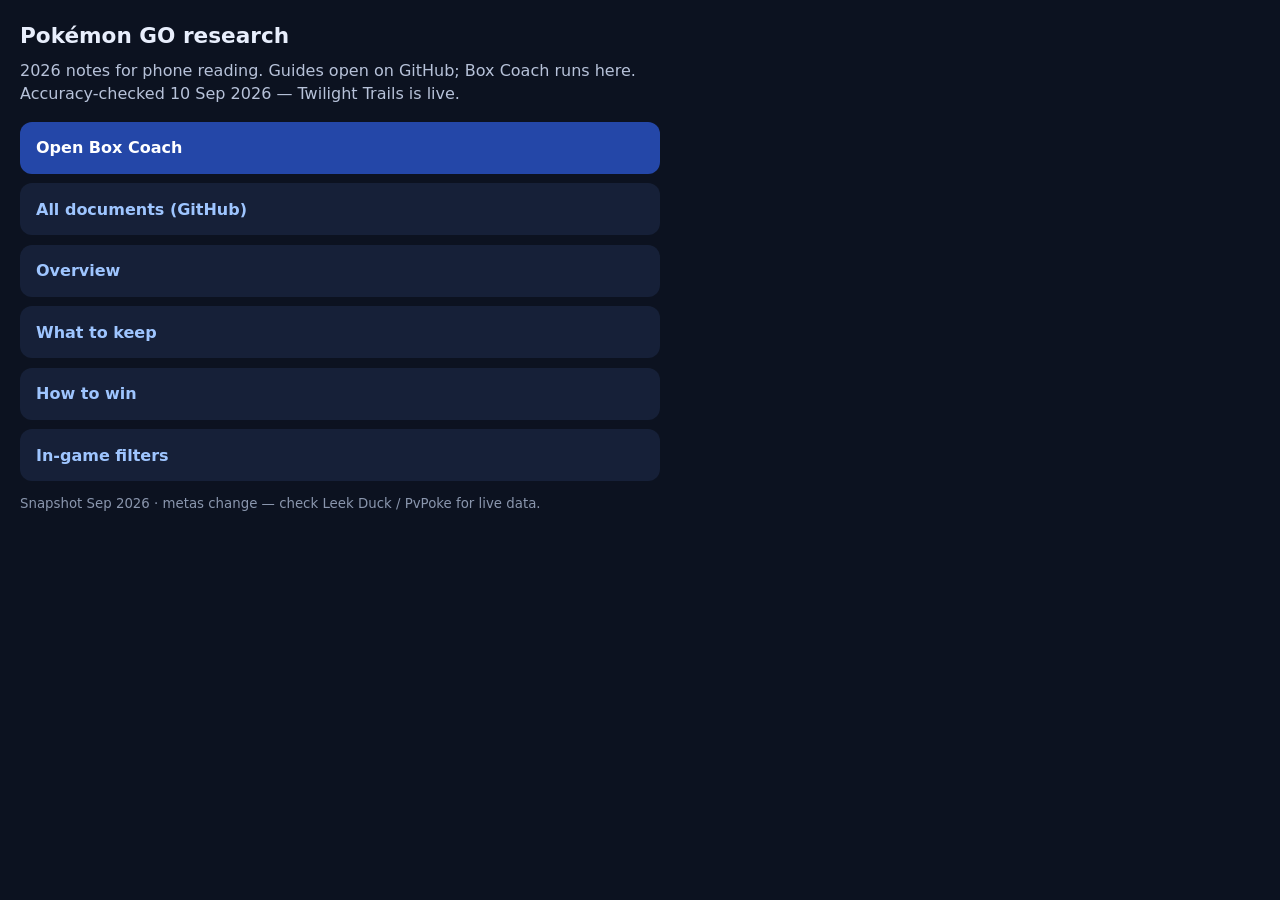
<file: index.html>
<!DOCTYPE html>
<html lang="en">
<head>
  <meta charset="utf-8" />
  <meta name="viewport" content="width=device-width, initial-scale=1" />
  <title>Pokémon GO research</title>
  <meta name="description" content="2026 Pokémon GO research notes and Box Coach companion" />
  <style>
    :root { color-scheme: dark; }
    body {
      margin: 0;
      font-family: ui-sans-serif, system-ui, -apple-system, Segoe UI, sans-serif;
      background: #0c1220;
      color: #e8eefc;
      line-height: 1.45;
      padding: 1.25rem;
      max-width: 40rem;
    }
    h1 { font-size: 1.35rem; margin: 0 0 0.5rem; }
    p { margin: 0 0 1rem; color: #b7c2d9; }
    a {
      display: block;
      padding: 0.9rem 1rem;
      margin: 0 0 0.6rem;
      border-radius: 12px;
      background: #162038;
      color: #9ec5ff;
      text-decoration: none;
      font-weight: 600;
    }
    a.primary { background: #2447a8; color: #fff; }
    a:hover { filter: brightness(1.08); }
    small { color: #8a96ad; }
  </style>
</head>
<body>
  <h1>Pokémon GO research</h1>
  <p>2026 notes for phone reading. Guides open on GitHub; Box Coach runs here. Accuracy-checked 10 Sep 2026 — Twilight Trails is live.</p>
  <a class="primary" href="./companion/">Open Box Coach</a>
  <a href="https://github.com/madramdesign/pokemon-go-research#documents">All documents (GitHub)</a>
  <a href="https://github.com/madramdesign/pokemon-go-research/blob/main/pokemon-go-overview.md">Overview</a>
  <a href="https://github.com/madramdesign/pokemon-go-research/blob/main/what-pokemon-to-keep.md">What to keep</a>
  <a href="https://github.com/madramdesign/pokemon-go-research/blob/main/how-to-win-competitive.md">How to win</a>
  <a href="https://github.com/madramdesign/pokemon-go-research/blob/main/in-game-filters.md">In-game filters</a>
  <p><small>Snapshot Sep 2026 · metas change — check Leek Duck / PvPoke for live data.</small></p>
</body>
</html>
</file>
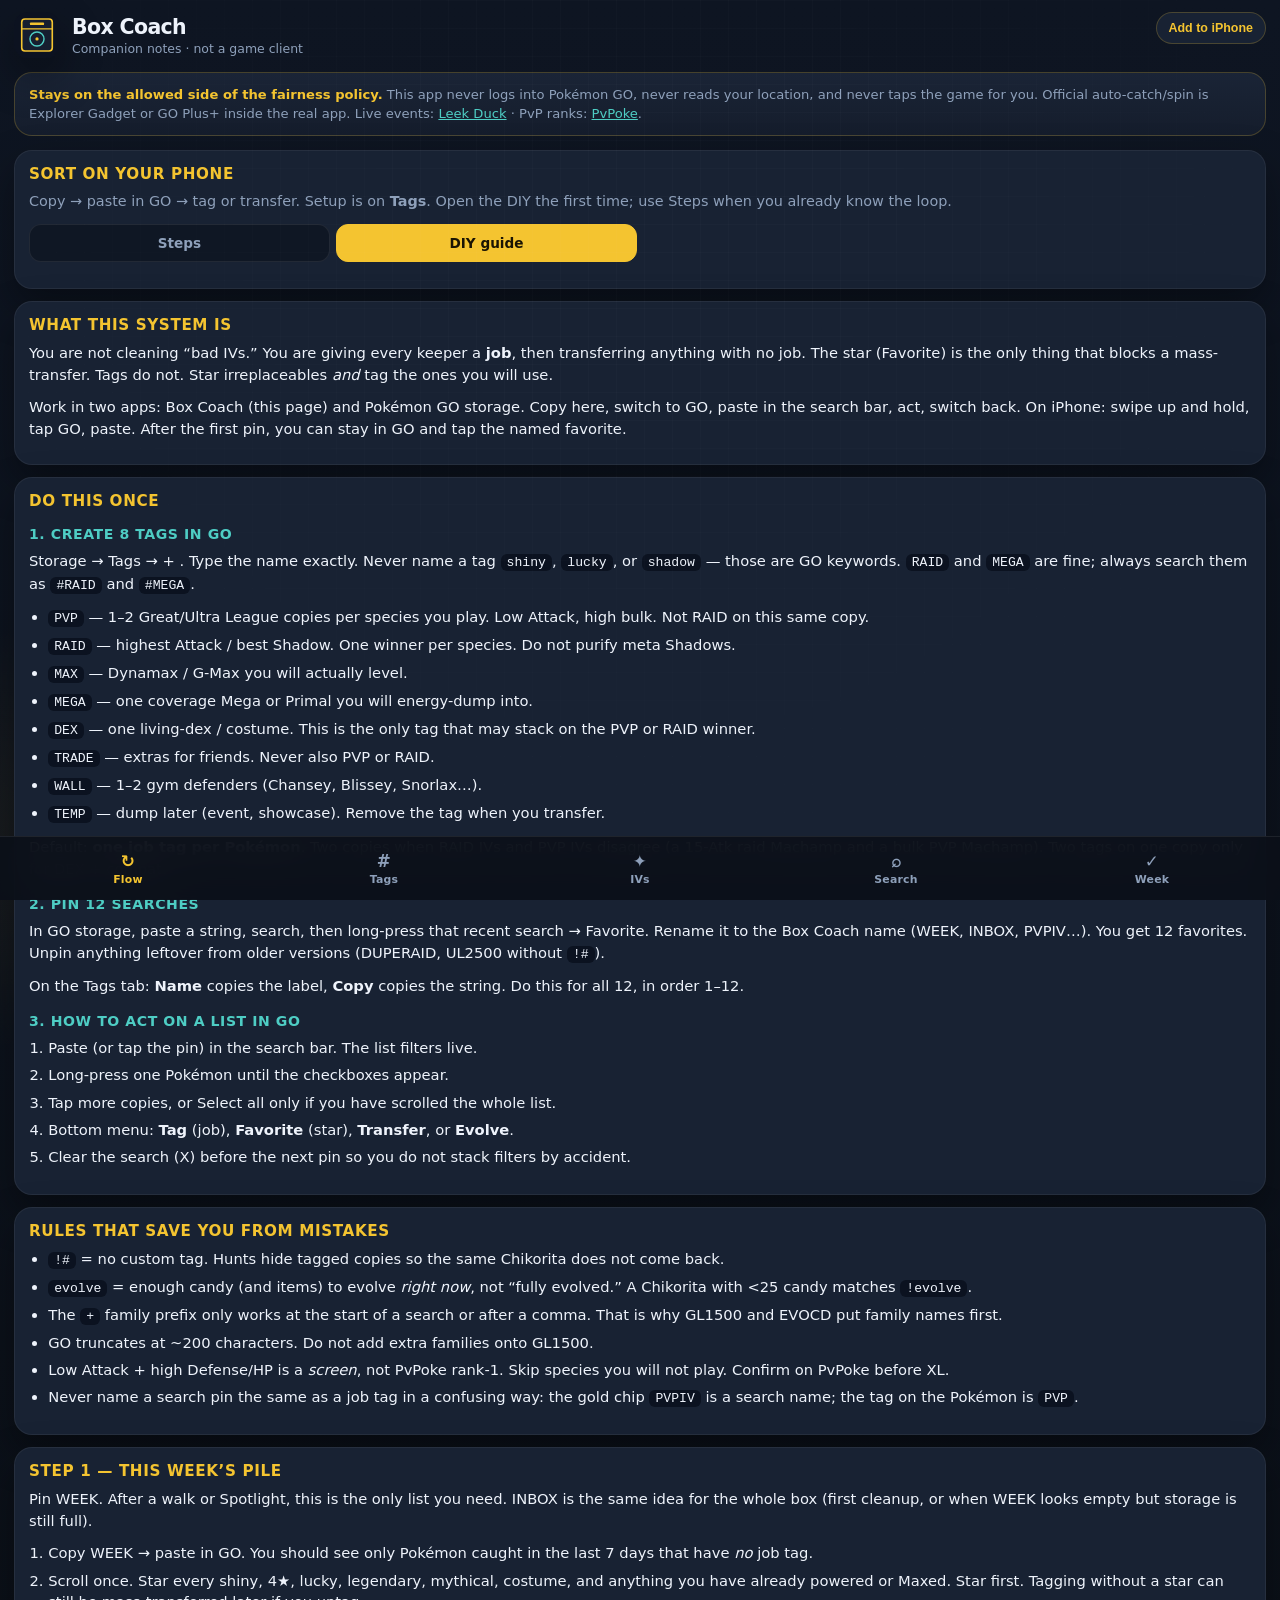
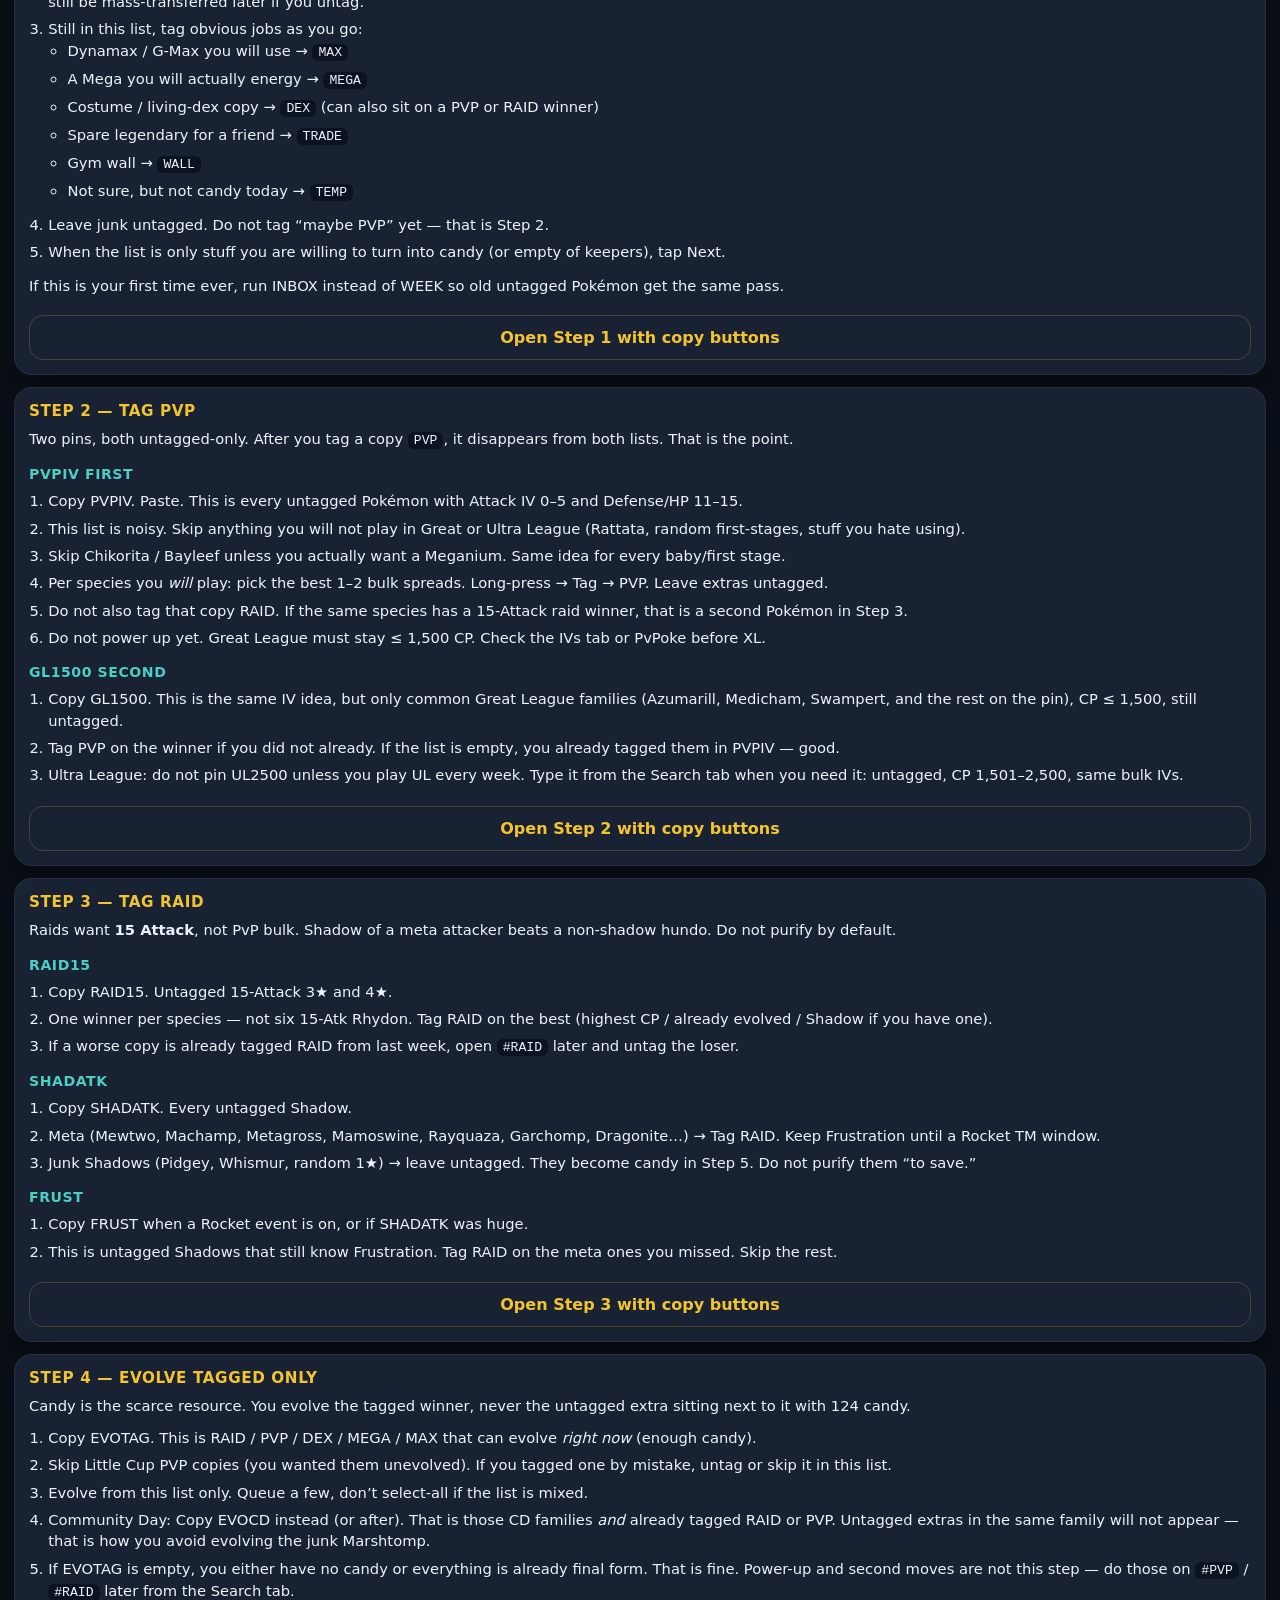
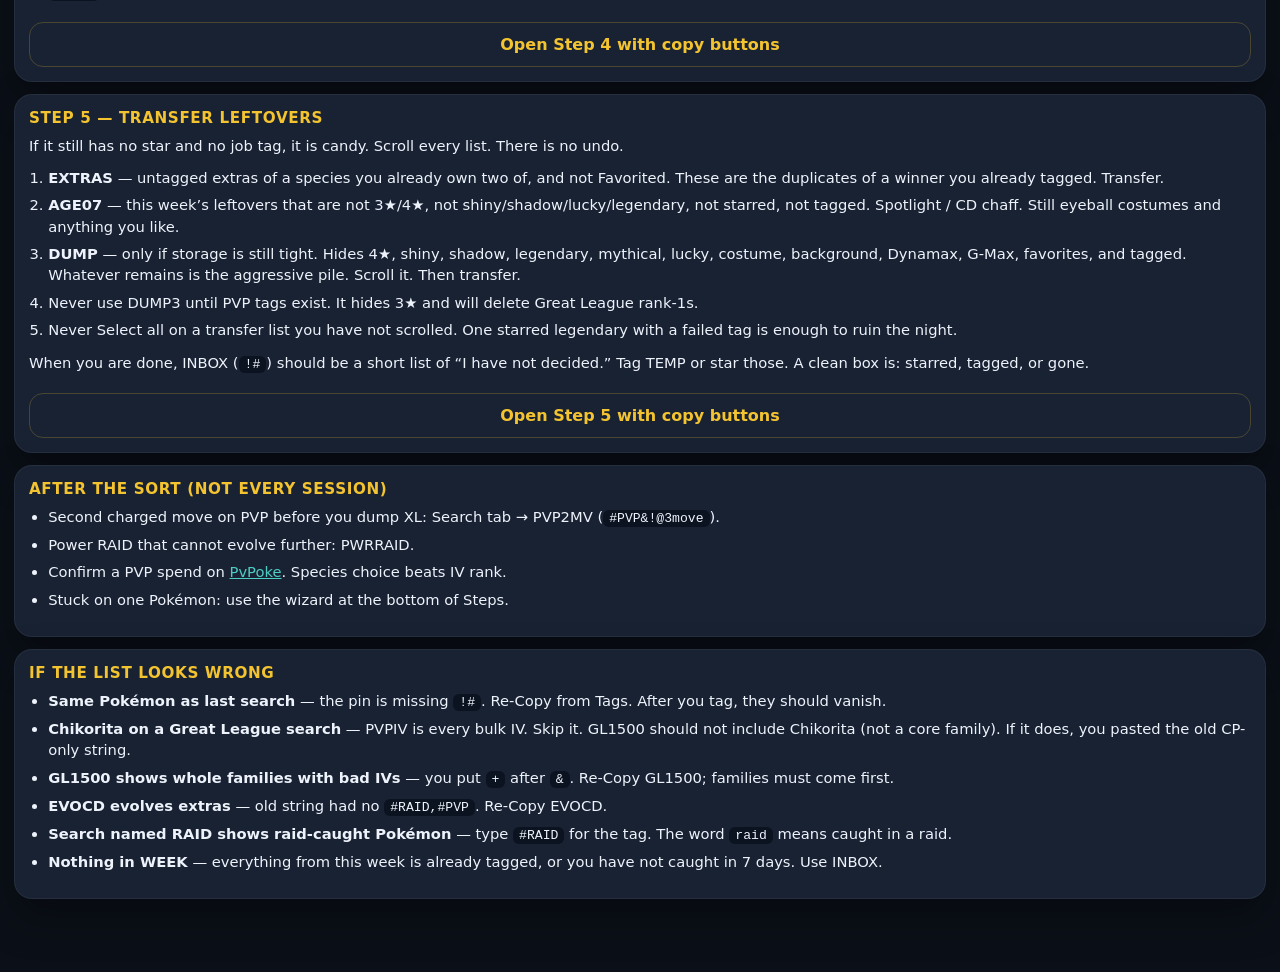
<file: companion/index.html>
<!DOCTYPE html>
<html lang="en">
<head>
  <meta charset="UTF-8" />
  <meta name="viewport" content="width=device-width, initial-scale=1, viewport-fit=cover" />
  <meta name="apple-mobile-web-app-capable" content="yes" />
  <meta name="apple-mobile-web-app-status-bar-style" content="black-translucent" />
  <meta name="theme-color" content="#0b1018" />
  <meta name="description" content="Unofficial Pokémon GO companion: keep/transfer, IVs, search strings. No login, no GPS, no automation." />
  <title>Box Coach</title>
  <link rel="manifest" href="manifest.webmanifest" />
  <link rel="apple-touch-icon" href="icon.svg" />
  <link rel="icon" href="icon.svg" />
  <link rel="stylesheet" href="css/app.css" />
</head>
<body>
  <header class="app-header">
    <div class="brand">
      <img src="icon.svg" alt="" />
      <div>
        <h1>Box Coach</h1>
        <p>Companion notes · not a game client</p>
      </div>
    </div>
    <button class="install-btn" id="installBtn" type="button" hidden>Add to iPhone</button>
  </header>

  <div class="notice">
    <strong>Stays on the allowed side of the fairness policy.</strong>
    This app never logs into Pokémon GO, never reads your location, and never taps the game for you.
    Official auto-catch/spin is Explorer Gadget or GO Plus+ inside the real app.
    Live events: <a href="https://leekduck.com/" style="color:#4ecdc4">Leek Duck</a> ·
    PvP ranks: <a href="https://pvpoke.com/" style="color:#4ecdc4">PvPoke</a>.
  </div>

  <main>
    <section id="panel-flow" class="panel active" data-panel="flow">
      <div class="card flow-top">
        <h2>Sort on your phone</h2>
        <p class="lede">Copy → paste in GO → tag or transfer. Setup is on <strong>Tags</strong>. Open the DIY the first time; use Steps when you already know the loop.</p>
        <div class="filter-switch" role="tablist" aria-label="Flow view">
          <button type="button" data-flow-view="steps">Steps</button>
          <button type="button" class="on" data-flow-view="diy">DIY guide</button>
        </div>
        <div id="flowChrome" class="hidden">
          <div class="flow-dots" id="flowDots"></div>
          <div class="flow-meta" id="flowMeta"></div>
        </div>
      </div>

      <div id="diyGuide" class="diy">
        <article class="card">
          <h2>What this system is</h2>
          <p class="lede">You are not cleaning “bad IVs.” You are giving every keeper a <strong>job</strong>, then transferring anything with no job. The star (Favorite) is the only thing that blocks a mass-transfer. Tags do not. Star irreplaceables <em>and</em> tag the ones you will use.</p>
          <p>Work in two apps: Box Coach (this page) and Pokémon GO storage. Copy here, switch to GO, paste in the search bar, act, switch back. On iPhone: swipe up and hold, tap GO, paste. After the first pin, you can stay in GO and tap the named favorite.</p>
        </article>

        <article class="card">
          <h2>Do this once</h2>
          <h3>1. Create 8 tags in GO</h3>
          <p>Storage → Tags → + . Type the name exactly. Never name a tag <code>shiny</code>, <code>lucky</code>, or <code>shadow</code> — those are GO keywords. <code>RAID</code> and <code>MEGA</code> are fine; always search them as <code>#RAID</code> and <code>#MEGA</code>.</p>
          <ul>
            <li><code>PVP</code> — 1–2 Great/Ultra League copies per species you play. Low Attack, high bulk. Not RAID on this same copy.</li>
            <li><code>RAID</code> — highest Attack / best Shadow. One winner per species. Do not purify meta Shadows.</li>
            <li><code>MAX</code> — Dynamax / G-Max you will actually level.</li>
            <li><code>MEGA</code> — one coverage Mega or Primal you will energy-dump into.</li>
            <li><code>DEX</code> — one living-dex / costume. This is the only tag that may stack on the PVP or RAID winner.</li>
            <li><code>TRADE</code> — extras for friends. Never also PVP or RAID.</li>
            <li><code>WALL</code> — 1–2 gym defenders (Chansey, Blissey, Snorlax…).</li>
            <li><code>TEMP</code> — dump later (event, showcase). Remove the tag when you transfer.</li>
          </ul>
          <p>Default: <strong>one job tag per Pokémon</strong>. Two copies when RAID IVs and PVP IVs disagree (a 15-Atk raid Machamp and a bulk PVP Machamp). Two tags on one copy only for DEX + combat.</p>
          <h3>2. Pin 12 searches</h3>
          <p>In GO storage, paste a string, search, then long-press that recent search → Favorite. Rename it to the Box Coach name (WEEK, INBOX, PVPIV…). You get 12 favorites. Unpin anything leftover from older versions (DUPERAID, UL2500 without <code>!#</code>).</p>
          <p>On the Tags tab: <strong>Name</strong> copies the label, <strong>Copy</strong> copies the string. Do this for all 12, in order 1–12.</p>
          <h3>3. How to act on a list in GO</h3>
          <ol>
            <li>Paste (or tap the pin) in the search bar. The list filters live.</li>
            <li>Long-press one Pokémon until the checkboxes appear.</li>
            <li>Tap more copies, or Select all only if you have scrolled the whole list.</li>
            <li>Bottom menu: <strong>Tag</strong> (job), <strong>Favorite</strong> (star), <strong>Transfer</strong>, or <strong>Evolve</strong>.</li>
            <li>Clear the search (X) before the next pin so you do not stack filters by accident.</li>
          </ol>
        </article>

        <article class="card">
          <h2>Rules that save you from mistakes</h2>
          <ul>
            <li><code>!#</code> = no custom tag. Hunts hide tagged copies so the same Chikorita does not come back.</li>
            <li><code>evolve</code> = enough candy (and items) to evolve <em>right now</em>, not “fully evolved.” A Chikorita with &lt;25 candy matches <code>!evolve</code>.</li>
            <li>The <code>+</code> family prefix only works at the start of a search or after a comma. That is why GL1500 and EVOCD put family names first.</li>
            <li>GO truncates at ~200 characters. Do not add extra families onto GL1500.</li>
            <li>Low Attack + high Defense/HP is a <em>screen</em>, not PvPoke rank-1. Skip species you will not play. Confirm on PvPoke before XL.</li>
            <li>Never name a search pin the same as a job tag in a confusing way: the gold chip <code>PVPIV</code> is a search name; the tag on the Pokémon is <code>PVP</code>.</li>
          </ul>
        </article>

        <article class="card">
          <h2>Step 1 — This week’s pile</h2>
          <p class="lede">Pin WEEK. After a walk or Spotlight, this is the only list you need. INBOX is the same idea for the whole box (first cleanup, or when WEEK looks empty but storage is still full).</p>
          <ol>
            <li>Copy WEEK → paste in GO. You should see only Pokémon caught in the last 7 days that have <em>no</em> job tag.</li>
            <li>Scroll once. Star every shiny, 4★, lucky, legendary, mythical, costume, and anything you have already powered or Maxed. Star first. Tagging without a star can still be mass-transferred later if you untag.</li>
            <li>Still in this list, tag obvious jobs as you go:
              <ul>
                <li>Dynamax / G-Max you will use → <code>MAX</code></li>
                <li>A Mega you will actually energy → <code>MEGA</code></li>
                <li>Costume / living-dex copy → <code>DEX</code> (can also sit on a PVP or RAID winner)</li>
                <li>Spare legendary for a friend → <code>TRADE</code></li>
                <li>Gym wall → <code>WALL</code></li>
                <li>Not sure, but not candy today → <code>TEMP</code></li>
              </ul>
            </li>
            <li>Leave junk untagged. Do not tag “maybe PVP” yet — that is Step 2.</li>
            <li>When the list is only stuff you are willing to turn into candy (or empty of keepers), tap Next.</li>
          </ol>
          <p>If this is your first time ever, run INBOX instead of WEEK so old untagged Pokémon get the same pass.</p>
          <button type="button" class="ghost diy-jump" data-diy-goto="0">Open Step 1 with copy buttons</button>
        </article>

        <article class="card">
          <h2>Step 2 — Tag PVP</h2>
          <p class="lede">Two pins, both untagged-only. After you tag a copy <code>PVP</code>, it disappears from both lists. That is the point.</p>
          <h3>PVPIV first</h3>
          <ol>
            <li>Copy PVPIV. Paste. This is every untagged Pokémon with Attack IV 0–5 and Defense/HP 11–15.</li>
            <li>This list is noisy. Skip anything you will not play in Great or Ultra League (Rattata, random first-stages, stuff you hate using).</li>
            <li>Skip Chikorita / Bayleef unless you actually want a Meganium. Same idea for every baby/first stage.</li>
            <li>Per species you <em>will</em> play: pick the best 1–2 bulk spreads. Long-press → Tag → PVP. Leave extras untagged.</li>
            <li>Do not also tag that copy RAID. If the same species has a 15-Attack raid winner, that is a second Pokémon in Step 3.</li>
            <li>Do not power up yet. Great League must stay ≤ 1,500 CP. Check the IVs tab or PvPoke before XL.</li>
          </ol>
          <h3>GL1500 second</h3>
          <ol>
            <li>Copy GL1500. This is the same IV idea, but only common Great League families (Azumarill, Medicham, Swampert, and the rest on the pin), CP ≤ 1,500, still untagged.</li>
            <li>Tag PVP on the winner if you did not already. If the list is empty, you already tagged them in PVPIV — good.</li>
            <li>Ultra League: do not pin UL2500 unless you play UL every week. Type it from the Search tab when you need it: untagged, CP 1,501–2,500, same bulk IVs.</li>
          </ol>
          <button type="button" class="ghost diy-jump" data-diy-goto="1">Open Step 2 with copy buttons</button>
        </article>

        <article class="card">
          <h2>Step 3 — Tag RAID</h2>
          <p class="lede">Raids want <strong>15 Attack</strong>, not PvP bulk. Shadow of a meta attacker beats a non-shadow hundo. Do not purify by default.</p>
          <h3>RAID15</h3>
          <ol>
            <li>Copy RAID15. Untagged 15-Attack 3★ and 4★.</li>
            <li>One winner per species — not six 15-Atk Rhydon. Tag RAID on the best (highest CP / already evolved / Shadow if you have one).</li>
            <li>If a worse copy is already tagged RAID from last week, open <code>#RAID</code> later and untag the loser.</li>
          </ol>
          <h3>SHADATK</h3>
          <ol>
            <li>Copy SHADATK. Every untagged Shadow.</li>
            <li>Meta (Mewtwo, Machamp, Metagross, Mamoswine, Rayquaza, Garchomp, Dragonite…) → Tag RAID. Keep Frustration until a Rocket TM window.</li>
            <li>Junk Shadows (Pidgey, Whismur, random 1★) → leave untagged. They become candy in Step 5. Do not purify them “to save.”</li>
          </ol>
          <h3>FRUST</h3>
          <ol>
            <li>Copy FRUST when a Rocket event is on, or if SHADATK was huge.</li>
            <li>This is untagged Shadows that still know Frustration. Tag RAID on the meta ones you missed. Skip the rest.</li>
          </ol>
          <button type="button" class="ghost diy-jump" data-diy-goto="2">Open Step 3 with copy buttons</button>
        </article>

        <article class="card">
          <h2>Step 4 — Evolve tagged only</h2>
          <p class="lede">Candy is the scarce resource. You evolve the tagged winner, never the untagged extra sitting next to it with 124 candy.</p>
          <ol>
            <li>Copy EVOTAG. This is RAID / PVP / DEX / MEGA / MAX that can evolve <em>right now</em> (enough candy).</li>
            <li>Skip Little Cup PVP copies (you wanted them unevolved). If you tagged one by mistake, untag or skip it in this list.</li>
            <li>Evolve from this list only. Queue a few, don’t select-all if the list is mixed.</li>
            <li>Community Day: Copy EVOCD instead (or after). That is those CD families <em>and</em> already tagged RAID or PVP. Untagged extras in the same family will not appear — that is how you avoid evolving the junk Marshtomp.</li>
            <li>If EVOTAG is empty, you either have no candy or everything is already final form. That is fine. Power-up and second moves are not this step — do those on <code>#PVP</code> / <code>#RAID</code> later from the Search tab.</li>
          </ol>
          <button type="button" class="ghost diy-jump" data-diy-goto="3">Open Step 4 with copy buttons</button>
        </article>

        <article class="card">
          <h2>Step 5 — Transfer leftovers</h2>
          <p class="lede">If it still has no star and no job tag, it is candy. Scroll every list. There is no undo.</p>
          <ol>
            <li><strong>EXTRAS</strong> — untagged extras of a species you already own two of, and not Favorited. These are the duplicates of a winner you already tagged. Transfer.</li>
            <li><strong>AGE07</strong> — this week’s leftovers that are not 3★/4★, not shiny/shadow/lucky/legendary, not starred, not tagged. Spotlight / CD chaff. Still eyeball costumes and anything you like.</li>
            <li><strong>DUMP</strong> — only if storage is still tight. Hides 4★, shiny, shadow, legendary, mythical, lucky, costume, background, Dynamax, G-Max, favorites, and tagged. Whatever remains is the aggressive pile. Scroll it. Then transfer.</li>
            <li>Never use DUMP3 until PVP tags exist. It hides 3★ and will delete Great League rank-1s.</li>
            <li>Never Select all on a transfer list you have not scrolled. One starred legendary with a failed tag is enough to ruin the night.</li>
          </ol>
          <p>When you are done, INBOX (<code>!#</code>) should be a short list of “I have not decided.” Tag TEMP or star those. A clean box is: starred, tagged, or gone.</p>
          <button type="button" class="ghost diy-jump" data-diy-goto="4">Open Step 5 with copy buttons</button>
        </article>

        <article class="card">
          <h2>After the sort (not every session)</h2>
          <ul>
            <li>Second charged move on PVP before you dump XL: Search tab → PVP2MV (<code>#PVP&amp;!@3move</code>).</li>
            <li>Power RAID that cannot evolve further: PWRRAID.</li>
            <li>Confirm a PVP spend on <a href="https://pvpoke.com/" style="color:#4ecdc4">PvPoke</a>. Species choice beats IV rank.</li>
            <li>Stuck on one Pokémon: use the wizard at the bottom of Steps.</li>
          </ul>
        </article>

        <article class="card">
          <h2>If the list looks wrong</h2>
          <ul>
            <li><strong>Same Pokémon as last search</strong> — the pin is missing <code>!#</code>. Re-Copy from Tags. After you tag, they should vanish.</li>
            <li><strong>Chikorita on a Great League search</strong> — PVPIV is every bulk IV. Skip it. GL1500 should not include Chikorita (not a core family). If it does, you pasted the old CP-only string.</li>
            <li><strong>GL1500 shows whole families with bad IVs</strong> — you put <code>+</code> after <code>&amp;</code>. Re-Copy GL1500; families must come first.</li>
            <li><strong>EVOCD evolves extras</strong> — old string had no <code>#RAID,#PVP</code>. Re-Copy EVOCD.</li>
            <li><strong>Search named RAID shows raid-caught Pokémon</strong> — type <code>#RAID</code> for the tag. The word <code>raid</code> means caught in a raid.</li>
            <li><strong>Nothing in WEEK</strong> — everything from this week is already tagged, or you have not caught in 7 days. Use INBOX.</li>
          </ul>
        </article>
      </div>

      <div id="flowStep" class="hidden"></div>
      <div class="flow-nav hidden" id="flowNav">
        <button type="button" class="ghost" id="flowBack">Back</button>
        <button type="button" class="primary" id="flowNext" style="width:auto;flex:1">Next</button>
      </div>
      <div class="card hidden" id="wizCard">
        <h2>Stuck on one Pokémon?</h2>
        <p class="lede">Only if the list is mixed.</p>
        <div class="progress"><i id="wizBar"></i></div>
        <div id="wizStep"></div>
      </div>
    </section>

    <section id="panel-tags" class="panel" data-panel="tags">
      <div class="card">
        <h2>Create these 8 tags</h2>
        <p class="lede">Storage → Tags → Add. Never name a tag shiny, lucky, or shadow. RAID / MEGA: always search #RAID and #MEGA.</p>
        <div id="jobTags"></div>
      </div>
      <div class="card">
        <h2>Favorite these 12 searches</h2>
        <p class="lede">Long-press a recent search in GO to pin. Name copies the label; Copy pastes the string. Under 200 characters. Re-pin if you still have the old strings.</p>
        <div id="pinSearches"></div>
      </div>
    </section>


    <section id="panel-ivs" class="panel" data-panel="ivs">
      <div class="card">
        <h2>IV &amp; league CP</h2>
        <p class="lede">Type the appraisal IVs from the official app. Rank is stat-product at the CP cap — confirm on PvPoke before you spend XL.</p>
        <label for="species">Species</label>
        <input id="species" type="search" placeholder="Azumarill, Shadow Mewtwo, Tinkaton…" autocomplete="off" />
        <div id="suggest" class="suggest hidden"></div>
        <div class="iv-grid" style="margin-top:10px">
          <div class="iv-box"><label for="ivA">Attack</label><input id="ivA" type="number" min="0" max="15" value="15" /></div>
          <div class="iv-box"><label for="ivD">Defense</label><input id="ivD" type="number" min="0" max="15" value="15" /></div>
          <div class="iv-box"><label for="ivS">HP</label><input id="ivS" type="number" min="0" max="15" value="15" /></div>
        </div>
        <div id="ivOut" style="margin-top:12px"></div>
      </div>
      <div class="card">
        <h2>IV floors (source)</h2>
        <p class="lede">Wild 0 · weather 4 · raids/eggs/research 10 · shadow raids 6 · lucky 12 · purify +2 and level 25. A 10/10/10 legendary is never Great League rank 1 on a species that wants 0 Attack.</p>
      </div>
    </section>

    <section id="panel-search" class="panel" data-panel="search">
      <div class="card">
        <h2>Paste into storage search</h2>
        <div class="filter-switch" role="tablist" aria-label="Search type">
          <button type="button" class="on" data-filter-tab="pins">12 pins</button>
          <button type="button" data-filter-tab="tag">Tag</button>
          <button type="button" data-filter-tab="transfer">Transfer</button>
          <button type="button" data-filter-tab="evolve">Evolve</button>
        </div>
        <p class="lede" id="filterHint"></p>
        <div id="filters"></div>
      </div>
    </section>

    <section id="panel-types" class="panel" data-panel="types">
      <div class="card">
        <h2>Type matchup</h2>
        <p class="lede">Pick the defender’s types (one or two). Super-effective is what you want on a raid team.</p>
        <div id="typePicks" class="type-picks"></div>
        <div id="typeOut" style="margin-top:12px"></div>
      </div>
      <div class="card">
        <h2>Weather boosts</h2>
        <div id="weather"></div>
      </div>
    </section>

    <section id="panel-week" class="panel" data-panel="week">
      <div class="card">
        <h2>This week (10 Sep 2026)</h2>
        <p class="lede">Twilight Trails is live through 1 Dec. GBL 8–15 Sep: Mega Editions + 4× win Stardust. Community Day Classic 12 Sep. Recheck <a href="https://leekduck.com/" style="color:#4ecdc4">Leek Duck</a> before you leave the house.</p>
        <div class="check"><input type="checkbox" /><span>Daily gifts + Field Research + Adventure Incense (while walking)</span></div>
        <div class="check"><input type="checkbox" /><span>Spin a gym for the free pass — spend it on a raid you care about</span></div>
        <div class="check"><input type="checkbox" /><span>Buddy hearts (feed, snapshot, play, walk)</span></div>
        <div class="check"><input type="checkbox" /><span>5 GBL sets if you are climbing (10 on Battle Thursday)</span></div>
        <div class="check"><input type="checkbox" /><span>50 km Adventure Sync by Monday</span></div>
      </div>
      <div class="card">
        <h2>Official ways to play with the phone in your pocket</h2>
        <p class="lede">If you wanted automation, use what the publisher ships: <strong>Explorer Gadget</strong> (level 20+, Poké Balls only, daily caps, cannot run with Plus+) or <strong>Pokémon GO Plus+</strong>. Those stay inside the official app. Third-party clickers, GPS joysticks, and modified clients are how accounts get the three-strike ban.</p>
      </div>
      <div class="card">
        <h2>Competitive habits</h2>
        <p class="lede">Play the event calendar. Finish one Great League team (two charged moves) before you dump Stardust into random 3-stars. Shadows: do not purify meta attackers. Species choice beats IV rank.</p>
      </div>
      <div class="card">
        <h2>Live tools (external)</h2>
        <div class="links">
          <a href="https://leekduck.com/" target="_blank" rel="noopener">Leek Duck — events, bosses, research</a>
          <a href="https://pvpoke.com/" target="_blank" rel="noopener">PvPoke — rankings and team builder</a>
          <a href="https://www.pokebattler.com/" target="_blank" rel="noopener">Pokebattler — raid estimator</a>
          <a href="https://niantic.helpshift.com/hc/en/34-campfire/" target="_blank" rel="noopener">Campfire — official raid groups</a>
        </div>
      </div>
    </section>
  </main>

  <nav class="tabs" aria-label="Sections">
    <button type="button" class="on" data-tab="flow"><small>↻</small>Flow</button>
    <button type="button" data-tab="tags"><small>#</small>Tags</button>
    <button type="button" data-tab="ivs"><small>✦</small>IVs</button>
    <button type="button" data-tab="search"><small>⌕</small>Search</button>
    <button type="button" data-tab="week"><small>✓</small>Week</button>
  </nav>

  <div id="installSheet" class="sheet hidden">
    <div class="inner">
      <h3>Put this on your Home Screen</h3>
      <p class="lede">Safari on iPhone — this is a web app, not an App Store binary (those need an Apple developer account).</p>
      <ol>
        <li>Tap the Share button.</li>
        <li>Scroll to <strong>Add to Home Screen</strong>.</li>
        <li>Open Box Coach from the icon. It runs full-screen, offline after the first load.</li>
      </ol>
      <button class="primary" type="button" id="closeSheet" style="margin-top:14px">Got it</button>
    </div>
  </div>

  <script src="js/app.js" type="module"></script>
</body>
</html>
</file>
<file: companion/css/app.css>
:root {
  --bg: #0b1018;
  --bg-2: #121a27;
  --card: #182233;
  --card-2: #1e2b40;
  --line: rgba(244, 196, 48, 0.22);
  --gold: #f4c430;
  --gold-dim: #c9a227;
  --teal: #4ecdc4;
  --mint: #3ddc97;
  --rose: #ff6b7a;
  --ink: #eef3fb;
  --muted: #8ea0ba;
  --shadow: 0 18px 40px rgba(0, 0, 0, 0.35);
  --radius: 18px;
  --tab: 64px;
  --safe-top: env(safe-area-inset-top, 0px);
  --safe-bot: env(safe-area-inset-bottom, 0px);
}

* { box-sizing: border-box; }
html, body { margin: 0; min-height: 100%; }
html { background: var(--bg); }
body {
  font-family: "SF Pro Display", "Segoe UI", system-ui, sans-serif;
  color: var(--ink);
  background:
    radial-gradient(1200px 600px at 80% -10%, rgba(78, 205, 196, 0.08), transparent 50%),
    radial-gradient(900px 500px at -10% 20%, rgba(244, 196, 48, 0.07), transparent 45%),
    linear-gradient(180deg, #0e1522 0%, var(--bg) 40%);
  padding: calc(12px + var(--safe-top)) 14px calc(var(--tab) + 18px + var(--safe-bot));
}

body::before {
  content: "";
  position: fixed;
  inset: 0;
  pointer-events: none;
  background-image: linear-gradient(rgba(255,255,255,0.015) 1px, transparent 1px),
    linear-gradient(90deg, rgba(255,255,255,0.015) 1px, transparent 1px);
  background-size: 28px 28px;
  mask-image: radial-gradient(circle at 50% 20%, #000 20%, transparent 80%);
}

.app-header {
  position: relative;
  display: flex;
  align-items: flex-start;
  justify-content: space-between;
  gap: 12px;
  margin-bottom: 14px;
}
.brand {
  display: flex;
  gap: 12px;
  align-items: center;
}
.brand img {
  width: 46px;
  height: 46px;
  border-radius: 14px;
  box-shadow: var(--shadow);
}
.brand h1 {
  margin: 0;
  font-size: 1.28rem;
  letter-spacing: -0.03em;
}
.brand p {
  margin: 2px 0 0;
  color: var(--muted);
  font-size: 0.78rem;
}
.install-btn {
  border: 1px solid var(--line);
  background: var(--card);
  color: var(--gold);
  border-radius: 999px;
  padding: 8px 12px;
  font-weight: 650;
  font-size: 0.78rem;
}
.install-btn[hidden] { display: none; }

.notice {
  background: linear-gradient(180deg, #1a2436, #151d2c);
  border: 1px solid var(--line);
  border-radius: var(--radius);
  padding: 12px 14px;
  margin-bottom: 14px;
  color: var(--muted);
  font-size: 0.82rem;
  line-height: 1.45;
}
.notice strong { color: var(--gold); }

.panel { display: none; }
.panel.active { display: block; animation: rise 0.22s ease; }
@keyframes rise {
  from { opacity: 0; transform: translateY(8px); }
  to { opacity: 1; transform: none; }
}

.card {
  background: var(--card);
  border: 1px solid rgba(255,255,255,0.06);
  border-radius: var(--radius);
  padding: 14px;
  margin-bottom: 12px;
  box-shadow: var(--shadow);
}
.card h2, .card h3 {
  margin: 0 0 8px;
  font-size: 0.95rem;
  letter-spacing: 0.04em;
  text-transform: uppercase;
  color: var(--gold);
}
.lede { margin: 0 0 12px; color: var(--muted); font-size: 0.9rem; line-height: 1.45; }

.row { display: flex; gap: 8px; flex-wrap: wrap; }
.choice, button.choice, .copy-btn, .ghost, .primary, .danger {
  appearance: none;
  border: 1px solid transparent;
  border-radius: 14px;
  padding: 12px 14px;
  font: inherit;
  font-weight: 650;
  color: var(--ink);
  cursor: pointer;
}
.choice {
  background: var(--card-2);
  border-color: rgba(255,255,255,0.06);
  flex: 1 1 140px;
  text-align: left;
}
.choice:active, .copy-btn:active, .primary:active { transform: scale(0.98); }
.choice.yes { border-color: rgba(61, 220, 151, 0.45); }
.choice.no { border-color: rgba(255, 107, 122, 0.4); }
.choice.maybe { border-color: rgba(244, 196, 48, 0.4); }
.primary {
  background: var(--gold);
  color: #1a1403;
  width: 100%;
}
.ghost {
  background: transparent;
  border-color: var(--line);
  color: var(--gold);
}
.danger { background: #3a1c24; color: var(--rose); width: 100%; }

.verdict {
  border-radius: 20px;
  padding: 18px;
  text-align: center;
  margin-bottom: 12px;
}
.verdict.keep { background: linear-gradient(180deg, #163528, #10251d); border: 1px solid rgba(61,220,151,.4); }
.verdict.tag { background: linear-gradient(180deg, #2a2414, #1d1a10); border: 1px solid rgba(244,196,48,.4); }
.verdict.dump { background: linear-gradient(180deg, #35181e, #241116); border: 1px solid rgba(255,107,122,.4); }
.verdict .kicker { font-size: 0.72rem; letter-spacing: 0.16em; text-transform: uppercase; color: var(--muted); }
.verdict h3 { font-size: 1.7rem; margin: 6px 0; text-transform: none; letter-spacing: -0.03em; color: var(--ink); }
.verdict p { margin: 0; color: var(--muted); }

label { display: block; font-size: 0.75rem; color: var(--muted); margin: 8px 0 6px; letter-spacing: 0.04em; text-transform: uppercase; }
input[type="search"], input[type="number"], input[type="text"], select {
  width: 100%;
  background: #0f1724;
  border: 1px solid rgba(255,255,255,0.08);
  color: var(--ink);
  border-radius: 12px;
  padding: 12px;
  font: inherit;
}
.iv-grid {
  display: grid;
  grid-template-columns: repeat(3, 1fr);
  gap: 8px;
}
.iv-box {
  background: #0f1724;
  border-radius: 14px;
  padding: 10px;
  text-align: center;
}
.iv-box b { display: block; font-size: 1.4rem; }
.stars { font-size: 1.35rem; letter-spacing: 0.12em; color: var(--gold); }
.stat-grid {
  display: grid;
  grid-template-columns: 1fr 1fr;
  gap: 8px;
}
.stat {
  background: #0f1724;
  border-radius: 12px;
  padding: 10px 12px;
}
.stat span { display: block; color: var(--muted); font-size: 0.72rem; text-transform: uppercase; letter-spacing: 0.05em; }
.stat strong { font-size: 1.05rem; }
.advice { margin: 10px 0 0; font-size: 0.9rem; line-height: 1.45; }
.advice.good { color: var(--mint); }
.advice.warn { color: var(--gold); }
.advice.bad { color: var(--rose); }

.filter-group {
  margin: 18px 0 10px;
  font-size: 0.78rem;
  letter-spacing: 0.12em;
  text-transform: uppercase;
  color: var(--teal);
}
.filter-group:first-child { margin-top: 0; }
.do-banner {
  border-radius: 12px;
  padding: 10px 12px;
  margin-bottom: 8px;
}
.do-banner .do-kicker {
  display: block;
  font-size: 0.68rem;
  letter-spacing: 0.12em;
  text-transform: uppercase;
  color: var(--muted);
  margin-bottom: 2px;
}
.do-banner strong {
  display: block;
  font-size: 1.15rem;
  letter-spacing: -0.02em;
}
.do-how {
  display: block;
  margin-top: 4px;
  font-size: 0.8rem;
  color: var(--muted);
  line-height: 1.35;
}
.do-tag { background: rgba(244, 196, 48, 0.14); border: 1px solid rgba(244, 196, 48, 0.35); }
.do-tag strong { color: var(--gold); }
.do-untag { background: rgba(78, 205, 196, 0.12); border: 1px solid rgba(78, 205, 196, 0.35); }
.do-untag strong { color: var(--teal); }
.do-dump { background: rgba(255, 107, 122, 0.12); border: 1px solid rgba(255, 107, 122, 0.35); }
.do-dump strong { color: var(--rose); }
.do-act { background: rgba(61, 220, 151, 0.1); border: 1px solid rgba(61, 220, 151, 0.3); }
.do-act strong { color: var(--mint); }
.search-head {
  display: flex;
  align-items: center;
  gap: 8px;
  margin-bottom: 6px;
}
.copy-name {
  min-width: 72px;
  min-height: 36px;
  margin-left: auto;
}
.tag-chip {
  flex: 0 0 auto;
  font-size: 0.72rem;
  font-weight: 800;
  letter-spacing: 0.06em;
  color: #1a1403;
  background: var(--gold);
  border-radius: 8px;
  padding: 4px 8px;
}
.search-note {
  color: var(--muted);
  font-size: 0.78rem;
  line-height: 1.3;
  min-width: 0;
}
.code-row { display: flex; gap: 8px; align-items: stretch; }
.code-row code {
  flex: 1;
  background: #0b1220;
  border-radius: 12px;
  padding: 12px;
  font-size: 0.78rem;
  overflow-wrap: anywhere;
  border: 1px solid rgba(255,255,255,0.05);
}
.filter-switch {
  display: grid;
  grid-template-columns: 1fr 1fr 1fr 1fr;
  gap: 6px;
  margin: 0 0 12px;
}
.filter-switch button {
  appearance: none;
  border: 1px solid rgba(255,255,255,0.08);
  background: #0f1724;
  color: var(--muted);
  border-radius: 12px;
  padding: 10px 8px;
  font: inherit;
  font-weight: 800;
  font-size: 0.85rem;
  touch-action: manipulation;
}
.filter-switch button.on { background: var(--gold); color: #1a1403; border-color: var(--gold); }
.filter-switch button.on[data-filter-tab="transfer"] { background: var(--rose); color: #1a0b0e; border-color: var(--rose); }
.filter-switch button.on[data-filter-tab="evolve"] { background: var(--teal); color: #08201e; border-color: var(--teal); }
.filter-switch button.on[data-filter-tab="pins"] { background: var(--ink); color: #0b1018; border-color: var(--ink); }
.tag-chip.stock { background: #3a4a63; color: var(--ink); }
.tag-chip.tag { background: var(--gold); }
.tag-chip.transfer { background: var(--rose); color: #1a0b0e; }
.tag-chip.evolve { background: var(--teal); color: #08201e; }
.copy-btn {
  background: var(--card-2);
  border-color: var(--line);
  color: var(--gold);
  white-space: nowrap;
  min-height: 48px;
  min-width: 72px;
  touch-action: manipulation;
}
.copy-btn.copied { background: var(--mint); color: #082016; border-color: var(--mint); }

.type-picks { display: flex; flex-wrap: wrap; gap: 6px; }
.type-chip {
  border: 0;
  border-radius: 999px;
  padding: 7px 10px;
  font: inherit;
  font-size: 0.78rem;
  font-weight: 700;
  color: #0b1018;
  cursor: pointer;
  opacity: 0.55;
}
.type-chip.on { opacity: 1; outline: 2px solid #fff; }
.match { display: flex; justify-content: space-between; padding: 8px 0; border-bottom: 1px solid rgba(255,255,255,0.05); font-size: 0.9rem; }
.match b.x2 { color: var(--mint); }
.match b.x4 { color: #7dffc3; }
.match b.x05 { color: var(--gold); }
.match b.x025 { color: #d4a017; }
.match b.x0 { color: var(--rose); }

.check { display: flex; gap: 10px; align-items: flex-start; padding: 8px 0; border-bottom: 1px solid rgba(255,255,255,0.05); }
.check input { margin-top: 4px; accent-color: var(--gold); }
.check span { font-size: 0.92rem; line-height: 1.35; }
.links a {
  display: block;
  color: var(--teal);
  text-decoration: none;
  padding: 8px 0;
  border-bottom: 1px solid rgba(255,255,255,0.05);
}

.apply-line {
  margin: 0 0 12px;
  font-size: 0.92rem;
  color: var(--teal);
}
.flow-dots {
  display: flex;
  gap: 6px;
  margin: 10px 0 8px;
}
.flow-dot {
  appearance: none;
  border: 0;
  flex: 1;
  height: 10px;
  border-radius: 99px;
  background: #2a3548;
  padding: 0;
  min-height: 22px;
  touch-action: manipulation;
}
.flow-dot.tag { background: rgba(244, 196, 48, 0.28); }
.flow-dot.evolve { background: rgba(78, 205, 196, 0.28); }
.flow-dot.transfer { background: rgba(255, 107, 122, 0.28); }
.flow-dot.on { outline: 2px solid #fff; background: var(--gold); }
.flow-dot.on.evolve { background: var(--teal); }
.flow-dot.on.transfer { background: var(--rose); }
.flow-dot.done { box-shadow: inset 0 0 0 2px var(--mint); }
.flow-meta { display: flex; align-items: center; gap: 8px; font-size: 0.82rem; color: var(--muted); }
.flow-nav {
  display: flex;
  gap: 8px;
  margin: 0 0 12px;
  position: sticky;
  bottom: calc(var(--tab) + var(--safe-bot) + 8px);
  z-index: 5;
  padding: 8px 0 4px;
  background: var(--bg);
}
.flow-nav .ghost { flex: 0 0 96px; min-height: 48px; }
.flow-nav .primary { min-height: 48px; }
.flow-nav .ghost:disabled { opacity: 0.35; }
.tag-system { margin-top: 12px; }
.tag-row {
  display: grid;
  grid-template-columns: 64px 1fr;
  gap: 8px;
  padding: 8px 0;
  border-bottom: 1px solid rgba(255,255,255,0.05);
  font-size: 0.82rem;
  line-height: 1.35;
}
.tag-row b {
  color: var(--gold);
  font-size: 0.72rem;
  letter-spacing: 0.04em;
}
.job-tag-row {
  display: grid;
  grid-template-columns: 72px 1fr auto;
  gap: 8px;
  align-items: center;
  padding: 10px 0;
  border-bottom: 1px solid rgba(255,255,255,0.05);
}
.job-tag-row .search-note { margin: 0; }

.tabs {
  position: fixed;
  left: 0; right: 0; bottom: 0;
  height: calc(var(--tab) + var(--safe-bot));
  padding-bottom: var(--safe-bot);
  display: grid;
  grid-template-columns: repeat(5, 1fr);
  background: rgba(11, 16, 24, 0.92);
  backdrop-filter: blur(16px);
  border-top: 1px solid rgba(255,255,255,0.08);
  z-index: 20;
}
.tabs button {
  appearance: none;
  border: 0;
  background: transparent;
  color: var(--muted);
  font: inherit;
  font-size: 0.68rem;
  font-weight: 700;
  letter-spacing: 0.02em;
}
.tabs button.on { color: var(--gold); }
.tabs button small { display: block; font-size: 1.05rem; margin-bottom: 2px; }

.diy h3 {
  margin: 16px 0 8px;
  font-size: 0.88rem;
  letter-spacing: 0.04em;
  text-transform: uppercase;
  color: var(--teal);
}
.diy p { margin: 0 0 10px; color: var(--ink); font-size: 0.92rem; line-height: 1.5; }
.diy ul, .diy ol { margin: 0 0 12px; padding-left: 1.2rem; color: var(--ink); font-size: 0.92rem; line-height: 1.45; }
.diy li { margin: 0 0 6px; }
.diy code {
  font-size: 0.82rem;
  background: #0b1220;
  padding: 1px 6px;
  border-radius: 6px;
}
.diy-jump { width: 100%; margin-top: 8px; min-height: 44px; }
.hidden { display: none !important; }
.suggest {
  max-height: 220px;
  overflow: auto;
  background: #0b1220;
  border-radius: 12px;
  margin-top: 6px;
  border: 1px solid rgba(255,255,255,0.08);
}
.suggest button {
  display: block;
  width: 100%;
  text-align: left;
  background: transparent;
  border: 0;
  color: var(--ink);
  padding: 10px 12px;
  font: inherit;
}
.suggest button:hover, .suggest button:focus { background: #1a2436; }
.tiny { font-size: 0.75rem; color: var(--muted); }
.progress { height: 6px; background: #0b1220; border-radius: 99px; overflow: hidden; margin: 8px 0 14px; }
.progress > i { display: block; height: 100%; background: var(--gold); width: 0; }

.sheet {
  position: fixed;
  inset: 0;
  background: rgba(0,0,0,0.55);
  z-index: 30;
  display: flex;
  align-items: flex-end;
  justify-content: center;
}
.sheet .inner {
  width: min(560px, 100%);
  background: var(--bg-2);
  border-radius: 24px 24px 0 0;
  padding: 18px 18px calc(20px + var(--safe-bot));
  border: 1px solid var(--line);
}
.sheet h3 { margin: 0 0 8px; color: var(--gold); text-transform: none; font-size: 1.1rem; }
.sheet ol { margin: 0; padding-left: 18px; color: var(--muted); }
.sheet ol li { margin: 6px 0; }
</file>
